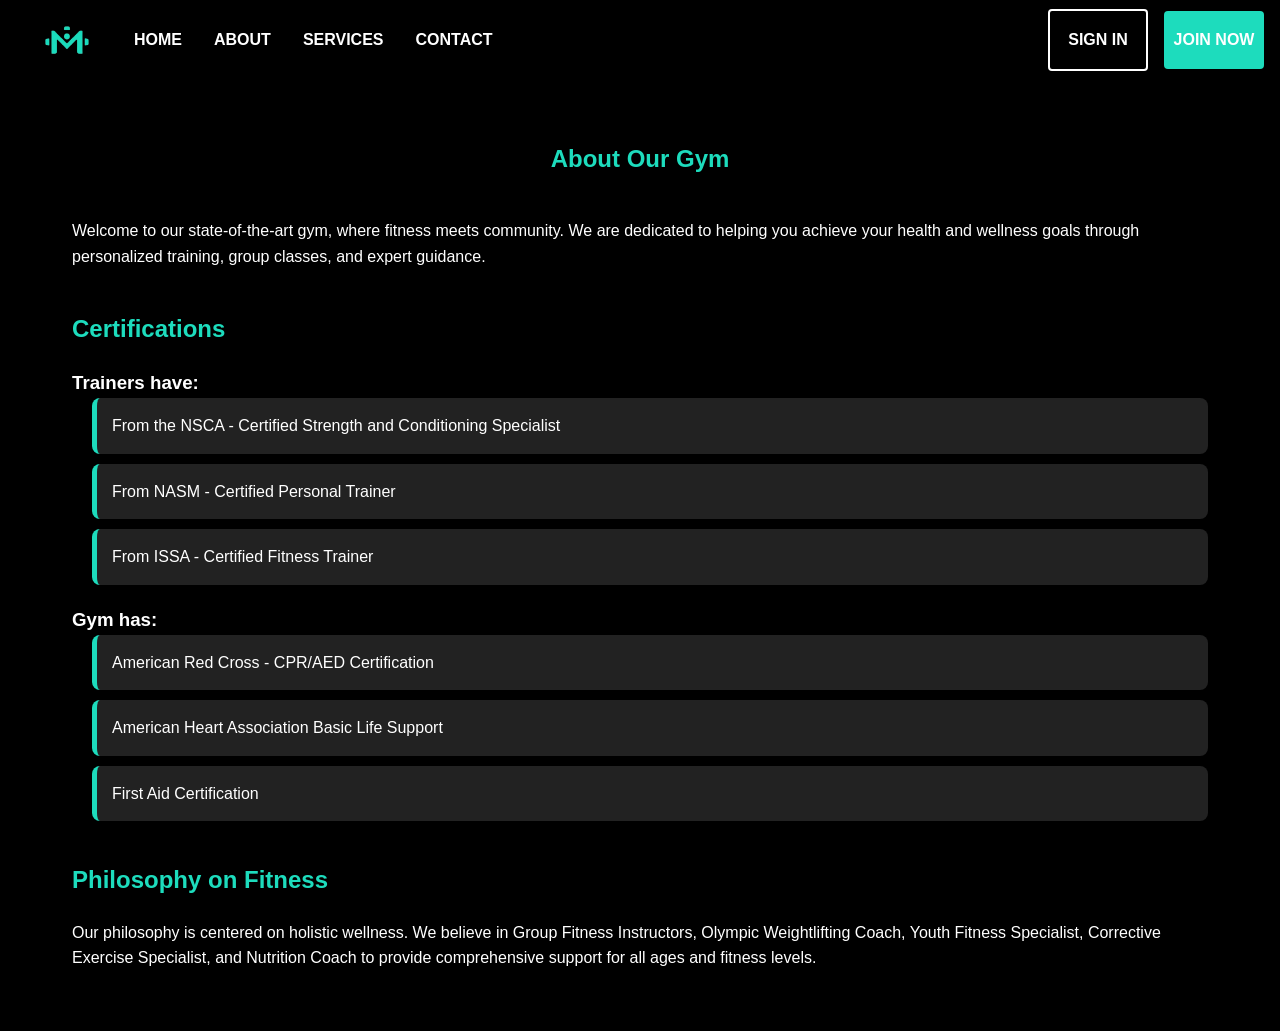
<file: about.html>
<!DOCTYPE html>
<html lang="en">
<head>
    <meta charset="UTF-8">
    <meta name="viewport" content="width=device-width, initial-scale=1.0">
    <title>About - Gym Website</title>
    <link rel="stylesheet" href="css/style.css">
</head>
<body>
    <header>
        <nav class="main-nav">
            <a href="index.html" class="logo">
                <img src="images/M.png" alt="Gym Logo">
            </a>
            <ul>
                <li><a href="index.html">Home</a></li>
                <li><a href="about.html">About</a></li>
                <li><a href="services.html">Services</a></li>
                <li><a href="contact.html">Contact</a></li>
            </ul>
            <div class="nav-right">
                <a href="signin.html" class="btn-signin">Sign In</a>
                <a href="services.html" class="btn-join">Join Now</a>
            </div>
        </nav>
    </header>

    <main>
        <section id="about">
            <h1>About Our Gym</h1>
            <p>Welcome to our state-of-the-art gym, where fitness meets community. We are dedicated to helping you achieve your health and wellness goals through personalized training, group classes, and expert guidance.</p>
            
            <h2>Certifications</h2>
            <h3>Trainers have:</h3>
            <ul>
                <li>From the NSCA - Certified Strength and Conditioning Specialist</li>
                <li>From NASM - Certified Personal Trainer</li>
                <li>From ISSA - Certified Fitness Trainer</li>
            </ul>
            <h3>Gym has:</h3>
            <ul>
                <li>American Red Cross - CPR/AED Certification</li>
                <li>American Heart Association Basic Life Support</li>
                <li>First Aid Certification</li>
            </ul>
            
            <h2>Philosophy on Fitness</h2>
            <p>Our philosophy is centered on holistic wellness. We believe in Group Fitness Instructors, Olympic Weightlifting Coach, Youth Fitness Specialist, Corrective Exercise Specialist, and Nutrition Coach to provide comprehensive support for all ages and fitness levels.</p>
        </section>
    </main>

    <script src="js/script.js"></script>
</body>
</html>
</file>
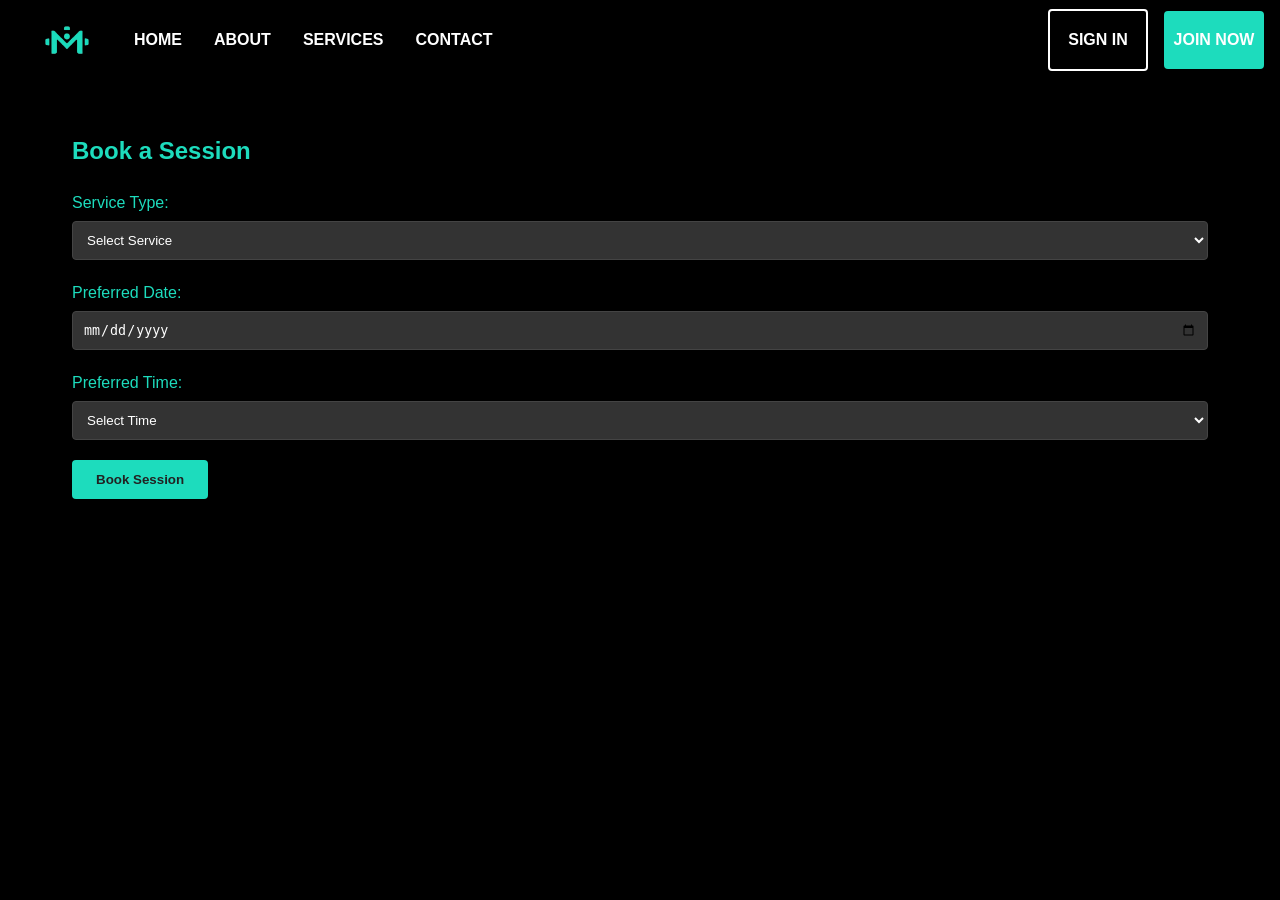
<file: booking.html>
<!DOCTYPE html>
<html lang="en">
<head>
    <meta charset="UTF-8">
    <meta name="viewport" content="width=device-width, initial-scale=1.0">
    <title>Membership - Gym Website</title>
    <link rel="stylesheet" href="css/style.css">
</head>
<body>
    <header>
        <nav class="main-nav">
            <a href="index.html" class="logo">
                <img src="images/M.png" alt="Gym Logo">
            </a>
            <ul>
                <li><a href="index.html">Home</a></li>
                <li><a href="about.html">About</a></li>
                <li><a href="services.html">Services</a></li>
                <li><a href="contact.html">Contact</a></li>
            </ul>
            <div class="nav-right">
                <a href="signin.html" class="btn-signin">Sign In</a>
                <a href="services.html" class="btn-join">Join Now</a>
            </div>
        </nav>
    </header>

    <main>
       
        <section id="booking">
            <h2>Book a Session</h2>
            <form id="booking-form">
                <div class="form-group">
                    <label for="service">Service Type:</label>
                    <select id="service" required>
                        <option value="">Select Service</option>
                        <option value="personal">Personal Training (1-on-1)</option>
                        <option value="group">Small Group Training</option>
                        <option value="nutrition">Nutrition Coaching</option>
                    </select>
                </div>
                <div class="form-group">
                    <label for="date">Preferred Date:</label>
                    <input type="date" id="date" required>
                </div>
                <div class="form-group">
                    <label for="time">Preferred Time:</label>
                    <select id="time" required>
                        <option value="">Select Time</option>
                    </select>
                </div>
                <button type="submit" class="btn-submit">Book Session</button>
            </form>
            <div id="confirmation" style="display:none; margin-top: 20px; color: #1ddcbd; font-weight: bold;">Booking confirmed! We'll see you then.</div>
        </section>
    </main>

    <script src="js/script.js"></script>
</body>
</html>
</file>
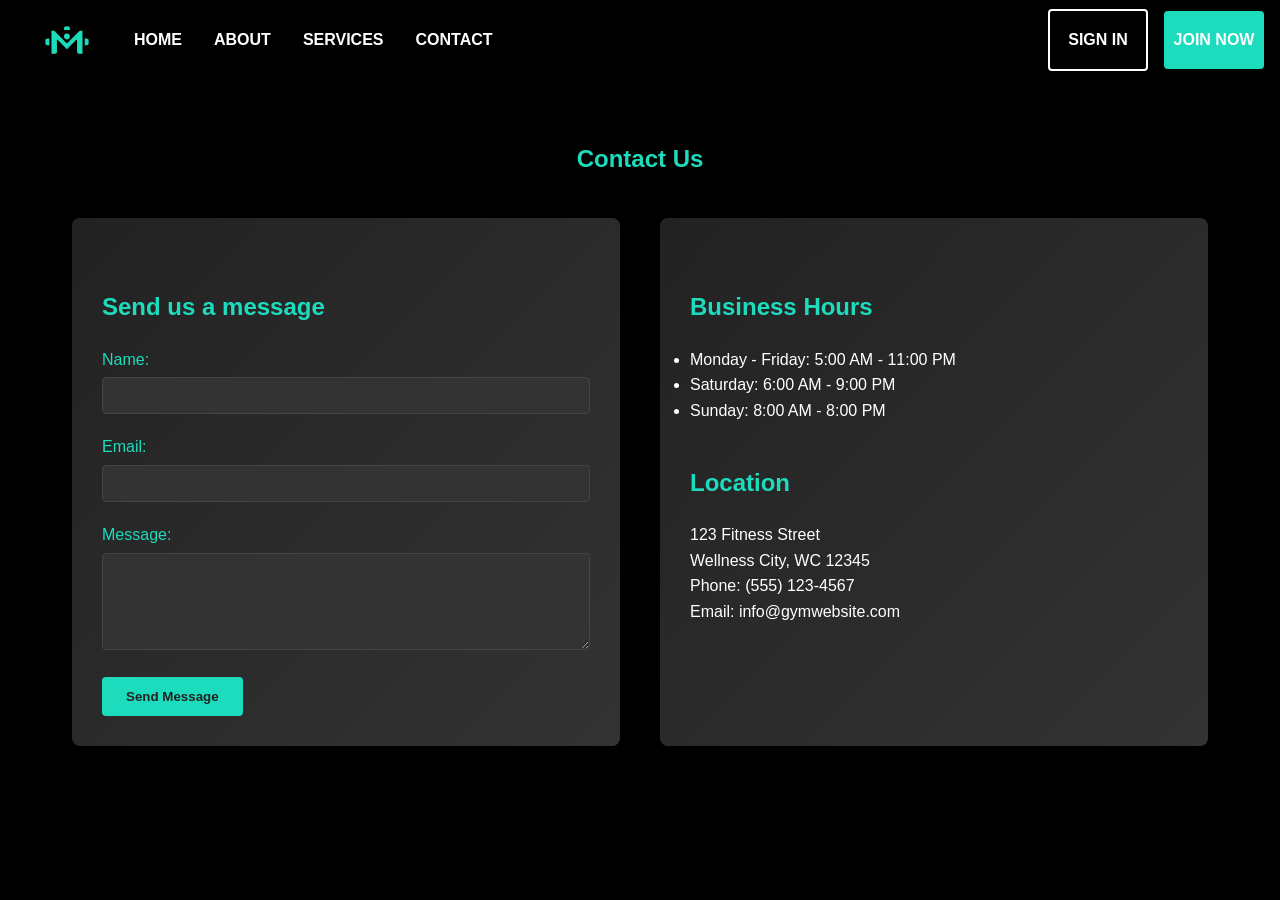
<file: contact.html>
<!DOCTYPE html>
<html lang="en">
<head>
    <meta charset="UTF-8">
    <meta name="viewport" content="width=device-width, initial-scale=1.0">
    <title>Contact - Gym Website</title>
    <link rel="stylesheet" href="css/style.css">
</head>
<body>
    <header>
        <nav class="main-nav">
            <a href="index.html" class="logo">
                <img src="images/M.png" alt="Gym Logo">
            </a>
            <ul>
                <li><a href="index.html">Home</a></li>
                <li><a href="about.html">About</a></li>
                <li><a href="services.html">Services</a></li>
                <li><a href="contact.html">Contact</a></li>
            </ul>
            <div class="nav-right">
                <a href="signin.html" class="btn-signin">Sign In</a>
                <a href="services.html" class="btn-join">Join Now</a>
            </div>
        </nav>
    </header>

    <main>
        <section id="contact">
            <h1>Contact Us</h1>
            
            <div class="contact-content">
                <div class="contact-form">
                    <h2>Send us a message</h2>
                    <form action="thankyou.html" method="get" id="contact-form">
                        <div class="form-group">
                            <label for="name">Name:</label>
                            <input type="text" id="name" name="name" required>
                        </div>
                        <div class="form-group">
                            <label for="email">Email:</label>
                            <input type="email" id="email" name="email" required>
                        </div>
                        <div class="form-group">
                            <label for="message">Message:</label>
                            <textarea id="message" name="message" rows="5" required></textarea>
                        </div>
                        <button type="submit" class="btn-submit">Send Message</button>
                    </form>
                </div>
                
                <div class="contact-info">
                    <h2>Business Hours</h2>
                    <ul>
                        <li>Monday - Friday: 5:00 AM - 11:00 PM</li>
                        <li>Saturday: 6:00 AM - 9:00 PM</li>
                        <li>Sunday: 8:00 AM - 8:00 PM</li>
                    </ul>
                    
                    <h2>Location</h2>
                    <p>123 Fitness Street<br>
                    Wellness City, WC 12345<br>
                    Phone: (555) 123-4567<br>
                    Email: info@gymwebsite.com</p>
                </div>
            </div>
        </section>
    </main>

    <script src="js/script.js"></script>
</body>
</html>
</file>
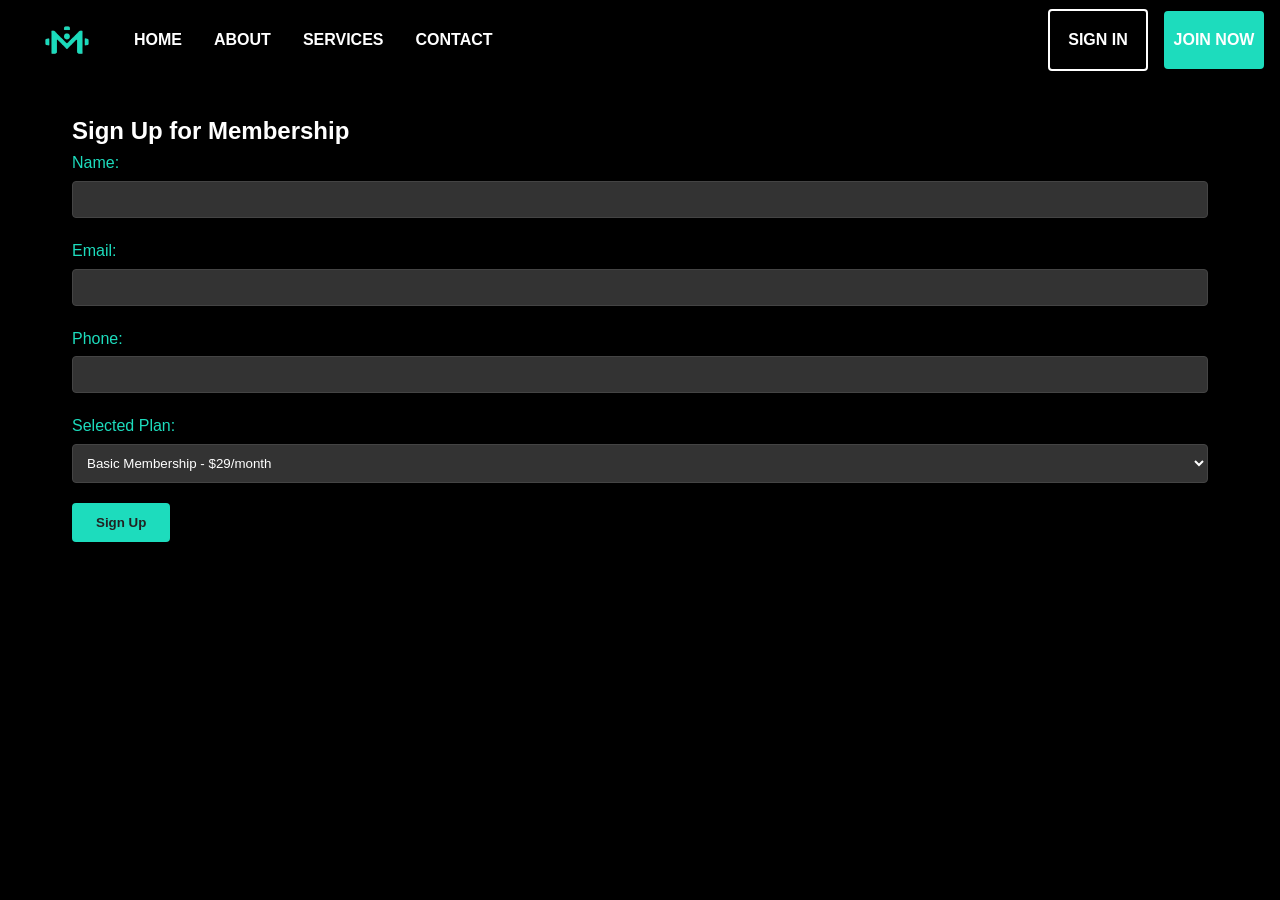
<file: membership.html>
<!DOCTYPE html>
<html lang="en">
<head>
    <meta charset="UTF-8">
    <meta name="viewport" content="width=device-width, initial-scale=1.0">
    <title>Membership - Gym Website</title>
    <link rel="stylesheet" href="css/style.css">
</head>
<body>
    <header>
        <nav class="main-nav">
            <a href="index.html" class="logo">
                <img src="images/M.png" alt="Gym Logo">
            </a>
            <ul>
                <li><a href="index.html">Home</a></li>
                <li><a href="about.html">About</a></li>
                <li><a href="services.html">Services</a></li>
                <li><a href="contact.html">Contact</a></li>
            </ul>
            <div class="nav-right">
                <a href="signin.html" class="btn-signin">Sign In</a>
                <a href="services.html" class="btn-join">Join Now</a>
            </div>
        </nav>
    </header>

    <main>
        <section id="membership">
            <h1>Sign Up for Membership</h1>
            <form id="membership-form">
                <div class="form-group">
                    <label for="name">Name:</label>
                    <input type="text" id="name" name="name" required>
                </div>
                <div class="form-group">
                    <label for="email">Email:</label>
                    <input type="email" id="email" name="email" required>
                </div>
                <div class="form-group">
                    <label for="phone">Phone:</label>
                    <input type="tel" id="phone" name="phone" required>
                </div>
                <div class="form-group">
                    <label for="plan">Selected Plan:</label>
                    <select id="plan" name="plan" required>
                        <option value="Basic Membership">Basic Membership - $29/month</option>
                        <option value="Premium Membership">Premium Membership - $59/month</option>
                        <option value="Elite Membership">Elite Membership - $99/month</option>
                    </select>
                </div>
                <button type="submit" class="btn-submit">Sign Up</button>
            </form>
            <div id="confirmation" style="display:none; margin-top: 20px; color: #1ddcbd; font-weight: bold;">Thank you for signing up! We'll contact you soon.</div>
        </section>
    </main>

    <script src="js/script.js"></script>
</body>
</html>
</file>
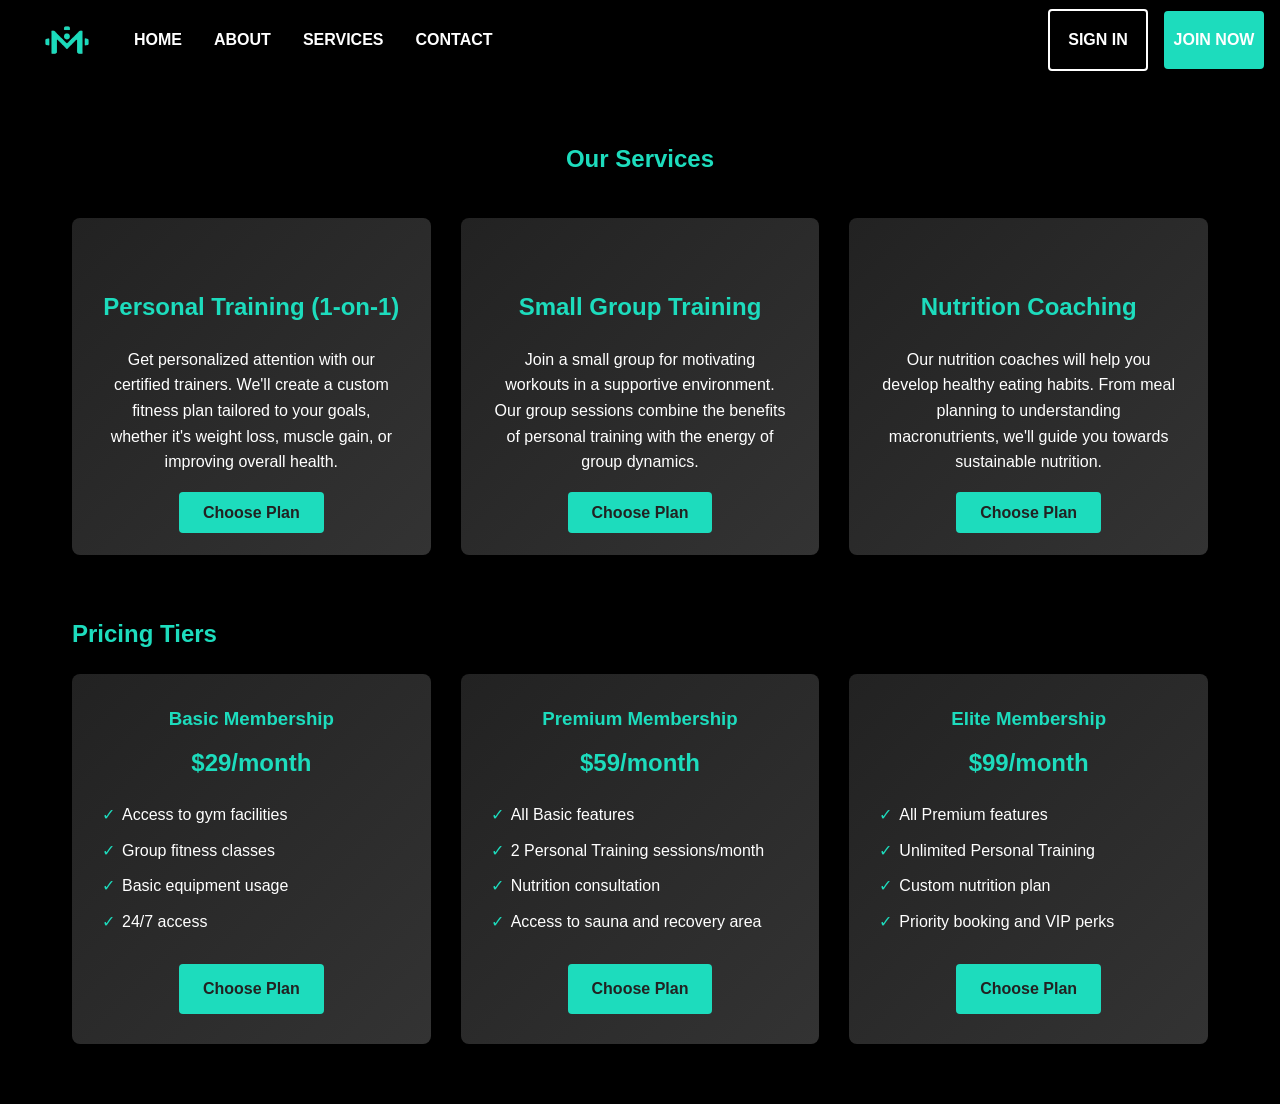
<file: services.html>
<!DOCTYPE html>
<html lang="en">
<head>
    <meta charset="UTF-8">
    <meta name="viewport" content="width=device-width, initial-scale=1.0">
    <title>Services - Gym Website</title>
    <link rel="stylesheet" href="css/style.css">
</head>
<body>
    <header>
        <nav class="main-nav">
            <a href="index.html" class="logo">
                <img src="images/M.png" alt="Gym Logo">
            </a>
            <ul>
                <li><a href="index.html">Home</a></li>
                <li><a href="about.html">About</a></li>
                <li><a href="services.html">Services</a></li>
                <li><a href="contact.html">Contact</a></li>
            </ul>
            <div class="nav-right">
                <a href="signin.html" class="btn-signin">Sign In</a>
                <a href="services.html" class="btn-join">Join Now</a>
            </div>
        </nav>
    </header>

    <main>
        <section id="services">
            <h1>Our Services</h1>
            
            <div class="services-grid">
                <div class="service-item">
                    <h2>Personal Training (1-on-1)</h2>
                    <p>Get personalized attention with our certified trainers. We'll create a custom fitness plan tailored to your goals, whether it's weight loss, muscle gain, or improving overall health.</p>
                    <a href="booking.html?service=personal" class="btn-submit">Choose Plan</a>
                </div>
                <div class="service-item">
                    <h2>Small Group Training</h2>
                    <p>Join a small group for motivating workouts in a supportive environment. Our group sessions combine the benefits of personal training with the energy of group dynamics.</p>
                    <a href="booking.html?service=group" class="btn-submit">Choose Plan</a>
                </div>
                <div class="service-item">
                    <h2>Nutrition Coaching</h2>
                    <p>Our nutrition coaches will help you develop healthy eating habits. From meal planning to understanding macronutrients, we'll guide you towards sustainable nutrition.</p>
                    <a href="booking.html?service=nutrition" class="btn-submit">Choose Plan</a>
                </div>
            </div>
            
            <h2>Pricing Tiers</h2>
            <div class="pricing-grid">
                <div class="pricing-tier">
                    <h3>Basic Membership</h3>
                    <div class="price">$29/month</div>
                    <ul>
                        <li>Access to gym facilities</li>
                        <li>Group fitness classes</li>
                        <li>Basic equipment usage</li>
                        <li>24/7 access</li>
                    </ul>
                    <a href="membership.html?plan=Basic Membership" class="btn-submit">Choose Plan</a>
                </div>
                <div class="pricing-tier">
                    <h3>Premium Membership</h3>
                    <div class="price">$59/month</div>
                    <ul>
                        <li>All Basic features</li>
                        <li>2 Personal Training sessions/month</li>
                        <li>Nutrition consultation</li>
                        <li>Access to sauna and recovery area</li>
                    </ul>
                    <a href="membership.html?plan=Premium Membership" class="btn-submit">Choose Plan</a>
                </div>
                <div class="pricing-tier">
                    <h3>Elite Membership</h3>
                    <div class="price">$99/month</div>
                    <ul>
                        <li>All Premium features</li>
                        <li>Unlimited Personal Training</li>
                        <li>Custom nutrition plan</li>
                        <li>Priority booking and VIP perks</li>
                    </ul>
                    <a href="membership.html?plan=Elite Membership" class="btn-submit">Choose Plan</a>
                </div>
            </div>
        </section>
    </main>

    <script src="js/script.js"></script>
</body>
</html>
</file>
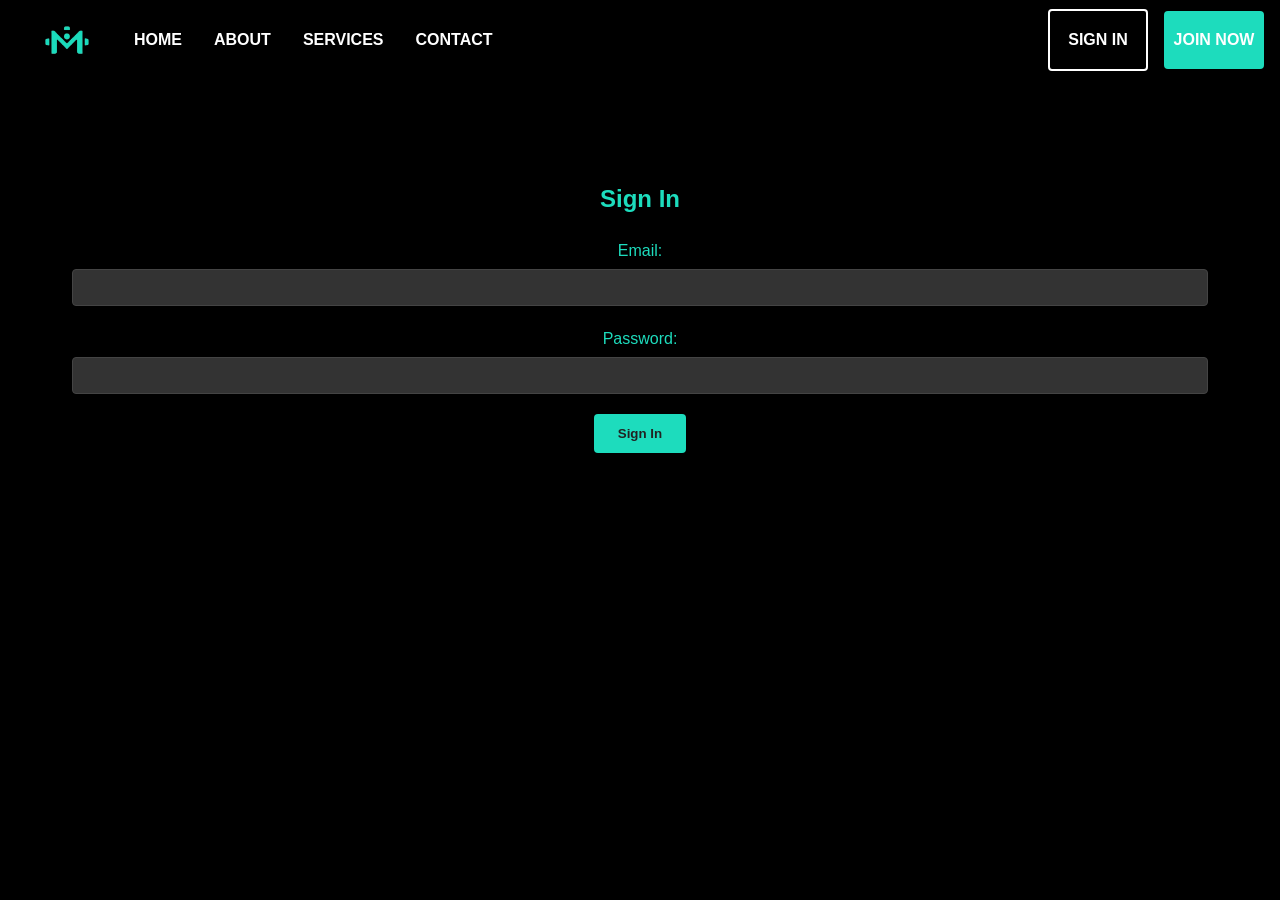
<file: signin.html>
<!DOCTYPE html>
<html lang="en">
<head>
    <meta charset="UTF-8">
    <meta name="viewport" content="width=device-width, initial-scale=1.0">
    <title>Gym Website</title>
    <link rel="stylesheet" href="css/style.css">
</head>
<body>
    <header>
        <nav class="main-nav">
            <a href="index.html" class="logo">
                <img src="images/M.png" alt="Gym Logo">
            </a>
            <ul>
                <li><a href="index.html">Home</a></li>
                <li><a href="about.html">About</a></li>
                <li><a href="services.html">Services</a></li>
                <li><a href="contact.html">Contact</a></li>
            </ul>
            <div class="nav-right">
                <a href="signin.html" class="btn-signin">Sign In</a>
                <a href="services.html" class="btn-join">Join Now</a>
            </div>
        </nav>
    </header>
    <main>
        <section id="signin">
            <h1>Sign In</h1>
            <form id="signin-form">
                <div class="form-group">
                    <label for="email">Email:</label>
                    <input type="email" id="email" name="email" required>
                </div>
                <div class="form-group">
                    <label for="password">Password:</label>
                    <input type="password" id="password" name="password" required>
                </div>
                <button type="submit" class="btn-submit">Sign In</button>
            </form>
        </section>
    </main>


    <script src="js/script.js"></script>
</body>
</html>
</file>
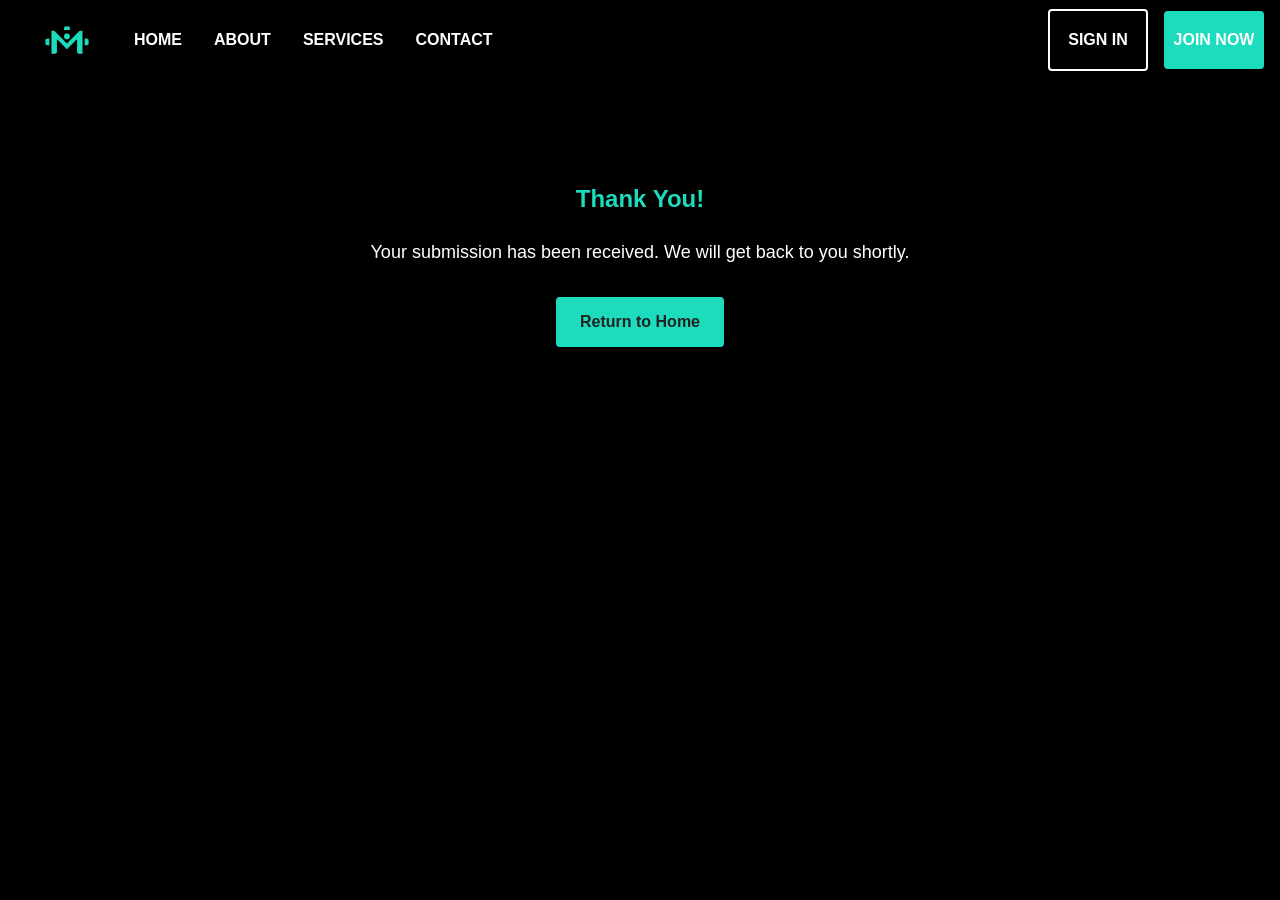
<file: thankyou.html>
<!DOCTYPE html>
<html lang="en">
<head>
    <meta charset="UTF-8">
    <meta name="viewport" content="width=device-width, initial-scale=1.0">
    <title>Gym Website</title>
    <link rel="stylesheet" href="css/style.css">
</head>
<body>
    <header>
        <nav class="main-nav">
            <a href="#home" class="logo">
                <img src="images/M.png" alt="Gym Logo">
            </a>
            <ul>
                <li><a href="index.html">Home</a></li>
                <li><a href="about.html">About</a></li>
                <li><a href="services.html">Services</a></li>
                <li><a href="contact.html">Contact</a></li>
            </ul>
            <div class="nav-right">
                <a href="signin.html" class="btn-signin">Sign In</a>
                <a href="services.html" class="btn-join">Join Now</a>
            </div>
        </nav>
    </header>

    <main>
        <section id="thankyou">
            <h1>Thank You!</h1>
            <p>Your submission has been received. We will get back to you shortly.</p>
            <a href="index.html" class="btn-submit" id="return-home">Return to Home</a>
        </section>

    <script src="js/script.js"></script>
</body>
</html>
</file>
<file: css/style.css>
/* General Styles */
* {
    margin: 0;
    padding: 0;
    box-sizing: border-box;
}

body {
    font-family: Arial, sans-serif;
    line-height: 1.6;
    background-color: #000000;
    color: #ffffff;
}

@keyframes fadeIn {
    from {
        opacity: 0;
        transform: translateY(20px);
    }
    to {
        opacity: 1;
        transform: translateY(0);
    }
}

section {
    padding: 32px;
    max-width: 1200px;
    margin: auto;
}

/* Navigation */
.main-nav {
    display: flex;
    align-items: center;
    justify-content: flex-start;
    padding: 0 16px;
    min-height: 80px;
    position: relative;
    z-index: 10;
    box-shadow: 0 2px 4px rgba(0, 0, 0, 0.5);
}

.main-nav .logo {
    display: flex;
    align-items: center;
    padding: 4px 16px;
    border-radius: 8px;
    transition: all 0.3s ease;
}

.main-nav .logo:hover {
    background-color: #33333300;
    box-shadow: 0 2px 8px rgba(29, 220, 189, 0.3);
}

.main-nav .logo img {
    height: 70px;
    width: auto;
    object-fit: contain;
}

.main-nav ul {
    list-style: none;
    display: flex;
    justify-content: flex-start;
    flex: 1;
}

.main-nav li {
    margin: 0 16px;
}

.main-nav a {
    display: block;
    padding: 16px 0;
    color: #fff;
    text-decoration: none;
    text-transform: uppercase;
    font-weight: bold;
}

.nav-right {
    display: flex;
    gap: 16px;
    margin-left: auto;
    align-items: center;
}

.btn-signin,
.btn-join {
    padding: 10px 20px;
    border-radius: 4px;
    transition: all 0.3s ease;
    min-width: 100px;
    text-align: center;
    box-shadow: 0 2px 4px rgba(0, 0, 0, 0.3);
}

.btn-signin {
    border: 2px solid #fff;
    color: #1ddcbd;
    font-weight: bold;
}

.btn-signin:hover {
    background-color: #fff;
    color: #000;
    transform: scale(1.05);
}

.btn-join {
    background-color: #1ddcbd;
    color: #222;
    font-weight: bold;
}

.btn-join:hover {
    background-color: #19bba0;
    transform: scale(1.05);
}
.main-nav a:hover,
.main-nav a:focus {
    color: #1ddcbd;
}

/* Home Section */
#home {
    position: relative;
    min-height: 100vh;
    overflow: hidden;
    padding: 0;
    margin: 0;
}

.hero-video {
    position: fixed;
    top: 0;
    left: 0;
    width: 100vw;
    height: 100vh;
    object-fit: cover;
    z-index: 1;
}

.hero-content {
    position: absolute;
    top: 50%;
    left: 50%;
    transform: translate(-50%, -50%);
    text-align: center;
    color: #fff;
    z-index: 2;
    text-shadow: 2px 2px 4px rgba(0, 0, 0, 0.7);
    animation: fadeIn 2s ease-in;
}

.hero-content h1 {
    font-size: 48px;
    margin-bottom: 16px;
}

.hero-content p {
    font-size: 24px;
}

.hero-content span {
    text-shadow: 4px 4px 8px rgba(29, 220, 189, 0.7);

}

/* About Section */
#about, #services, #contact {
    color: #fff;
    padding: 60px 32px;
    margin: auto;
}

#about h1, #services h1, #contact h1 {
    text-align: center;
    margin-bottom: 40px;
    color: #1ddcbd;
}

#about h2, #services h2, #contact h2 {
    color: #1ddcbd;
    margin-top: 40px;
    margin-bottom: 20px;
}

#about ul {
    margin-left: 20px;
    margin-bottom: 20px;
}

#about li {
    margin-bottom: 10px;
    background-color: #222;
    padding: 15px;
    border-radius: 8px;
    border-left: 5px solid #1ddcbd;
    transition: all 0.3s ease;
    list-style: none;
    position: relative;
}

#about li:hover {
    background-color: #333;
    transform: translateX(10px);
    box-shadow: 0 4px 8px rgba(29, 220, 189, 0.3);
}

/* Services Section */
.services-grid {
    display: grid;
    grid-template-columns: repeat(auto-fit, minmax(300px, 1fr));
    gap: 30px;
    margin-bottom: 60px;
}

.service-item {
    background: linear-gradient(135deg, #222 0%, #333 100%);
    padding: 30px;
    border-radius: 8px;
    text-align: center;
    box-shadow: 0 4px 8px rgba(0, 0, 0, 0.3);
    transition: transform 0.3s ease, box-shadow 0.3s ease;
}

.service-item:hover {
    transform: translateY(-5px);
    box-shadow: 0 8px 16px rgba(0, 0, 0, 0.5);
}

.service-item h2 {
    color: #1ddcbd;
    margin-bottom: 15px;
}

.service-item p {
    margin-bottom: 25px;
}

.pricing-grid {
    display: grid;
    grid-template-columns: repeat(auto-fit, minmax(250px, 1fr));
    gap: 30px;
}

.pricing-tier {
    background: linear-gradient(135deg, #222 0%, #333 100%);
    padding: 30px;
    border-radius: 8px;
    text-align: center;
    box-shadow: 0 4px 8px rgba(0, 0, 0, 0.3);
    transition: transform 0.3s ease, box-shadow 0.3s ease;
}

.pricing-tier:hover {
    transform: translateY(-5px);
    box-shadow: 0 8px 16px rgba(0, 0, 0, 0.5);
}

.pricing-tier h3 {
    color: #1ddcbd;
    margin-bottom: 10px;
}

.price {
    font-size: 24px;
    font-weight: bold;
    color: #1ddcbd;
    margin-bottom: 20px;
}

.pricing-tier ul {
    list-style: none;
    padding: 0;
    text-align: left;
}

.pricing-tier li {
    margin-bottom: 10px;
    padding-left: 20px;
    position: relative;
}

.pricing-tier li:before {
    content: "✓";
    color: #1ddcbd;
    position: absolute;
    left: 0;
}

.pricing-tier a {
    margin-top: 20px;
    display: inline-block;
}

/* Booking Section */
#booking h2 {
    color: #1ddcbd;
    margin-bottom: 20px;
}

#booking {
    margin-top: 20px;
    margin-bottom: 200px;
}

/* Contact Section */
.contact-content {
    display: grid;
    grid-template-columns: 1fr 1fr;
    gap: 40px;
    margin-top: 40px;
}

.contact-form, .contact-info {
    background: linear-gradient(135deg, #222 0%, #333 100%);
    padding: 30px;
    border-radius: 8px;
    box-shadow: 0 4px 8px rgba(0, 0, 0, 0.3);
}

.form-group {
    margin-bottom: 20px;
}

label {
    display: block;
    margin-bottom: 5px;
    color: #1ddcbd;
}

input, textarea, select {
    width: 100%;
    padding: 10px;
    border: 1px solid #444;
    border-radius: 4px;
    background-color: #333;
    color: #fff;
    transition: border-color 0.3s ease, box-shadow 0.3s ease;
}

input:focus, textarea:focus {
    border-color: #1ddcbd;
    box-shadow: 0 0 5px rgba(29, 220, 189, 0.5);
    outline: none;
}

textarea {
    resize: vertical;
}

.btn-submit {
    background-color: #1ddcbd;
    color: #222;
    padding: 12px 24px;
    border: none;
    border-radius: 4px;
    cursor: pointer;
    font-weight: bold;
    text-decoration: none;
    transition: background-color 0.3s ease, transform 0.3s ease;
}

.btn-submit:hover {
    background-color: #19bba0;
    transform: scale(1.05);
}

/* Thank You Section */
#thankyou {
    text-align: center;
    padding: 100px 32px;
}
#thankyou h1 {
    color: #1ddcbd;
    margin-bottom: 20px;
}
#thankyou p {
    font-size: 18px;
    color: #fff;
}
#return-home {
    margin-top: 30px;
    display: inline-block;
    background-color: #1ddcbd;
    color: #222;
    padding: 12px 24px;
    border-radius: 4px;
    text-decoration: none;
    font-weight: bold;
    transition: background-color 0.3s ease, transform 0.3s ease;
}
#return-home:hover {
    background-color: #19bba0;
    transform: scale(1.05);
}

/* Sign In Section */
#signin {
    text-align: center;
    padding: 100px 32px;
}
#signin h1 {
    color: #1ddcbd;
    margin-bottom: 20px;
}
#signin p {
    font-size: 18px;
    color: #fff;
}
</file>
